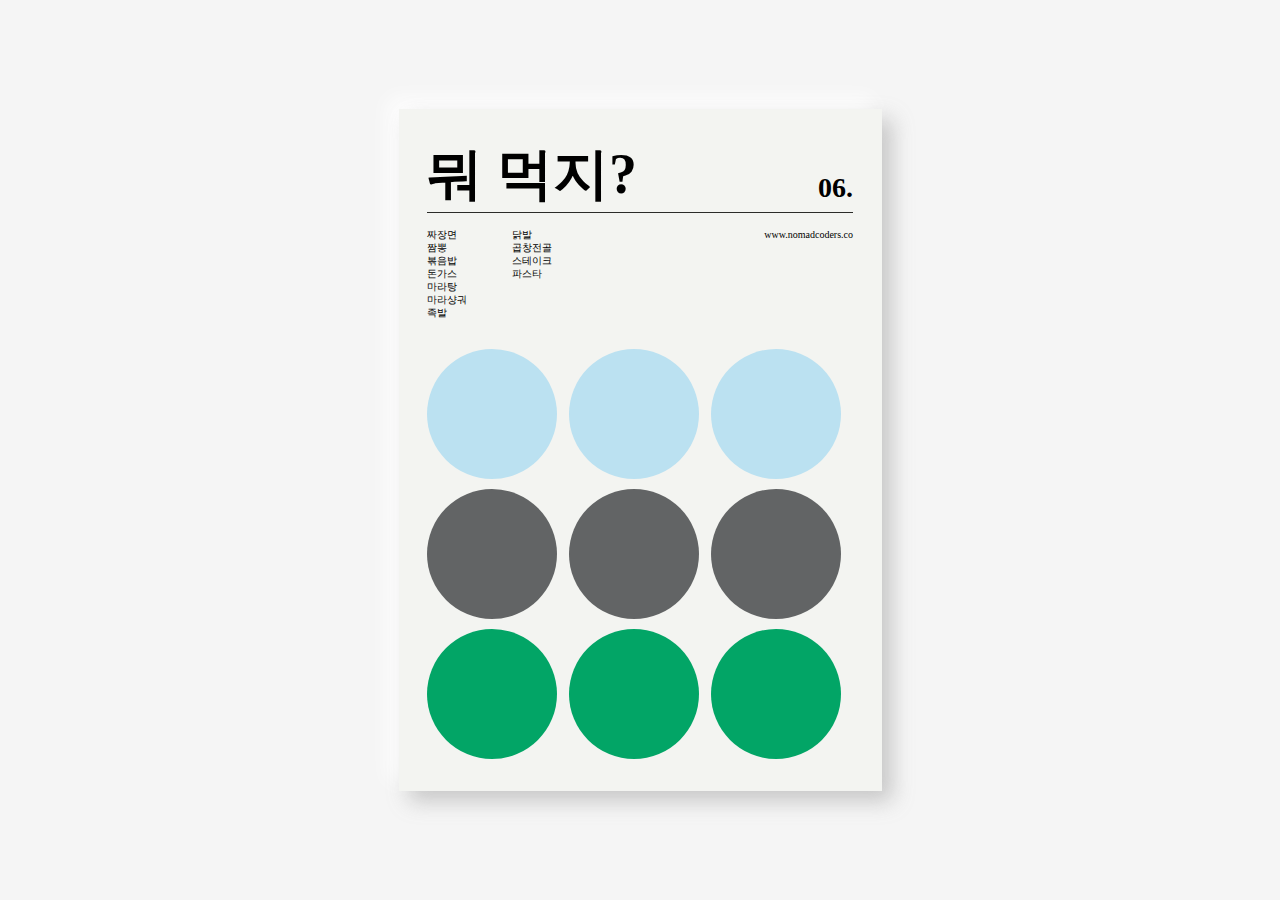
<file: 2days/index.html>
<!DOCTYPE html>
<html lang="en">

<head>
    <meta charset="UTF-8">
    <meta name="viewport" content="width=device-width, initial-scale=1.0">
    <title>Css Master 2day</title>
    <link rel="stylesheet" href="main.css">
</head>

<body>
    <div class="container">
        <div class="inner">

            <header class="header">
                <div class="header__title">
                    <h1 class="title">뭐 먹지?</h1>
                    <h2 class="date">06.</h2>
                </div>
                <div class="header__summary">
                    <div class="summary__columns">
                        <ul class="memu-list">
                            <li class="memu">짜장면</li>
                            <li class="memu">짬뽕</li>
                            <li class="memu">볶음밥</li>
                            <li class="memu">돈가스</li>
                            <li class="memu">마라탕</li>
                            <li class="memu">마라샹궈</li>
                            <li class="memu">족발</li>
                        </ul>
                        <ul class="memu-list">
                            <li class="memu">닭발</li>
                            <li class="memu">곱창전골</li>
                            <li class="memu">스테이크</li>
                            <li class="memu">파스타</li>
                        </ul>
                    </div>
                    <div class="summary__columns">
                        <div class="site">www.nomadcoders.co</div>
                    </div>
                </div>
            </header>
            <main class="main">
                <ul class="main__circles">
                    <li class="circle circle-blue"></li>
                    <li class="circle circle-blue"></li>
                    <li class="circle circle-blue"></li>
                    <li class="circle circle-black"></li>
                    <li class="circle circle-black"></li>
                    <li class="circle circle-black"></li>
                    <li class="circle circle-green"></li>
                    <li class="circle circle-green"></li>
                    <li class="circle circle-green"></li>
                </ul>
            </main>
        </div>
    </div>
</body>

</html>
</file>
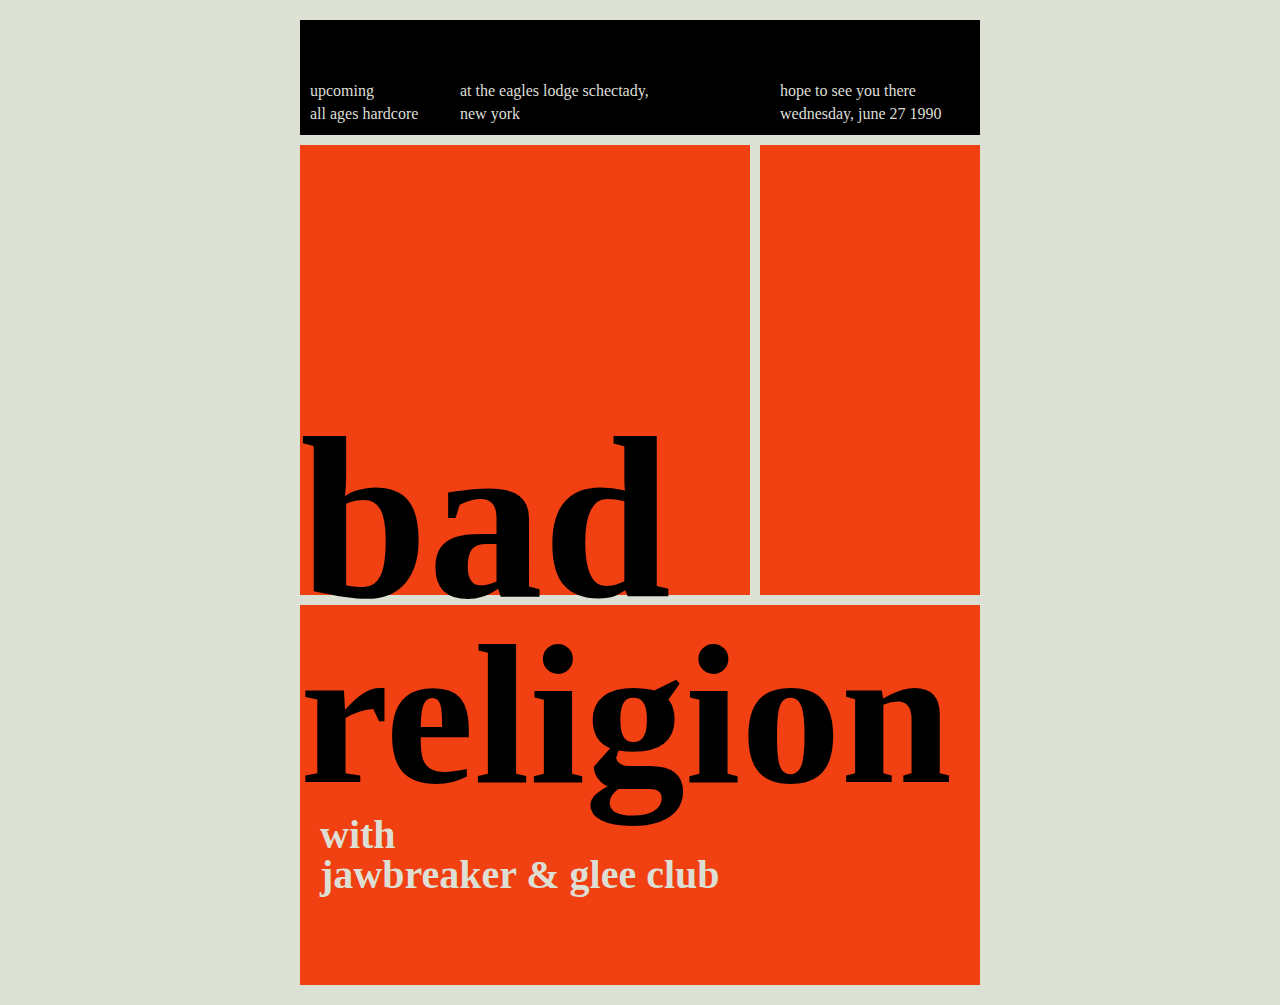
<file: 3days/index.html>
<!DOCTYPE html>
<html lang="en">

<head>
    <meta charset="UTF-8">
    <meta name="viewport" content="width=device-width, initial-scale=1.0">
    <title>Document</title>
    <link rel="stylesheet" href="style.css">
</head>

<body>
    <div class="container">
        <div class="header">
            <div class="header__column">
                <span>upcoming<br> all ages hardcore</span>
                <span>at the eagles lodge schectady, new york</span>
            </div>
            <span>hope to see you there wednesday, june 27 1990</span>
        </div>
        <div class="content">
            <span>bad</span>
        </div>
        <div class="aside"></div>
        <div class="footer">
            <span>religion</span>
            <span>with</span>
            <span>jawbreaker & glee club</span>
        </div>
    </div>
</body>

</html>
</file>
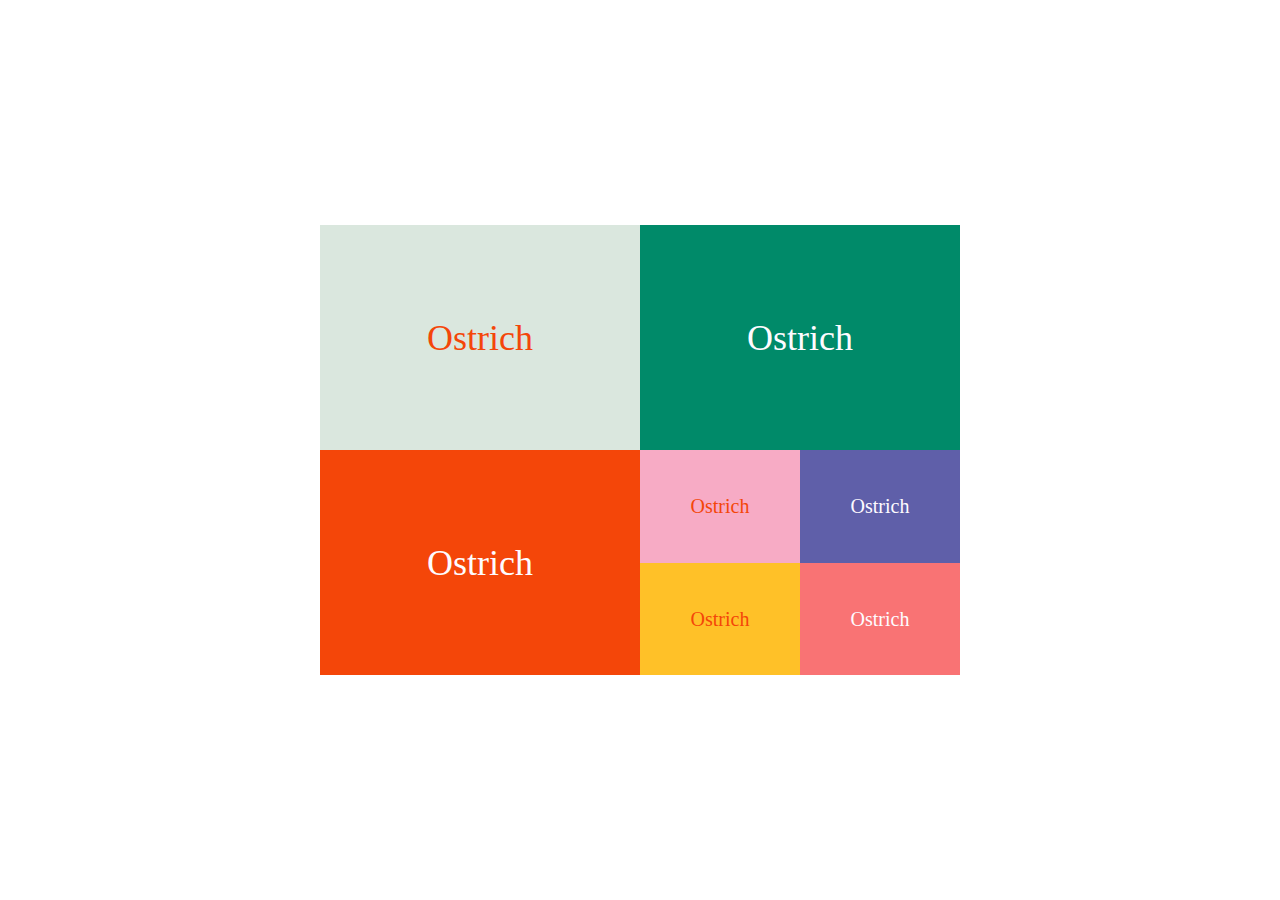
<file: 4days/index.html>
<!DOCTYPE html>
<html lang="en">

<head>
    <meta charset="UTF-8">
    <meta name="viewport" content="width=device-width, initial-scale=1.0">
    <title>Document</title>
    <link rel="stylesheet" href="style.css">
</head>

<body>
    <div class="container">
        <div class="header__left box">Ostrich</div>
        <div class="header__right box">Ostrich</div>
        <div class="content__left box">Ostrich</div>
        <div class="content__right1 small-box box">Ostrich</div>
        <div class="content__right2 small-box box">Ostrich</div>
        <div class="content__right3 small-box box">Ostrich</div>
        <div class="content__right4 small-box box">Ostrich</div>
    </div>
</body>

</html>
</file>
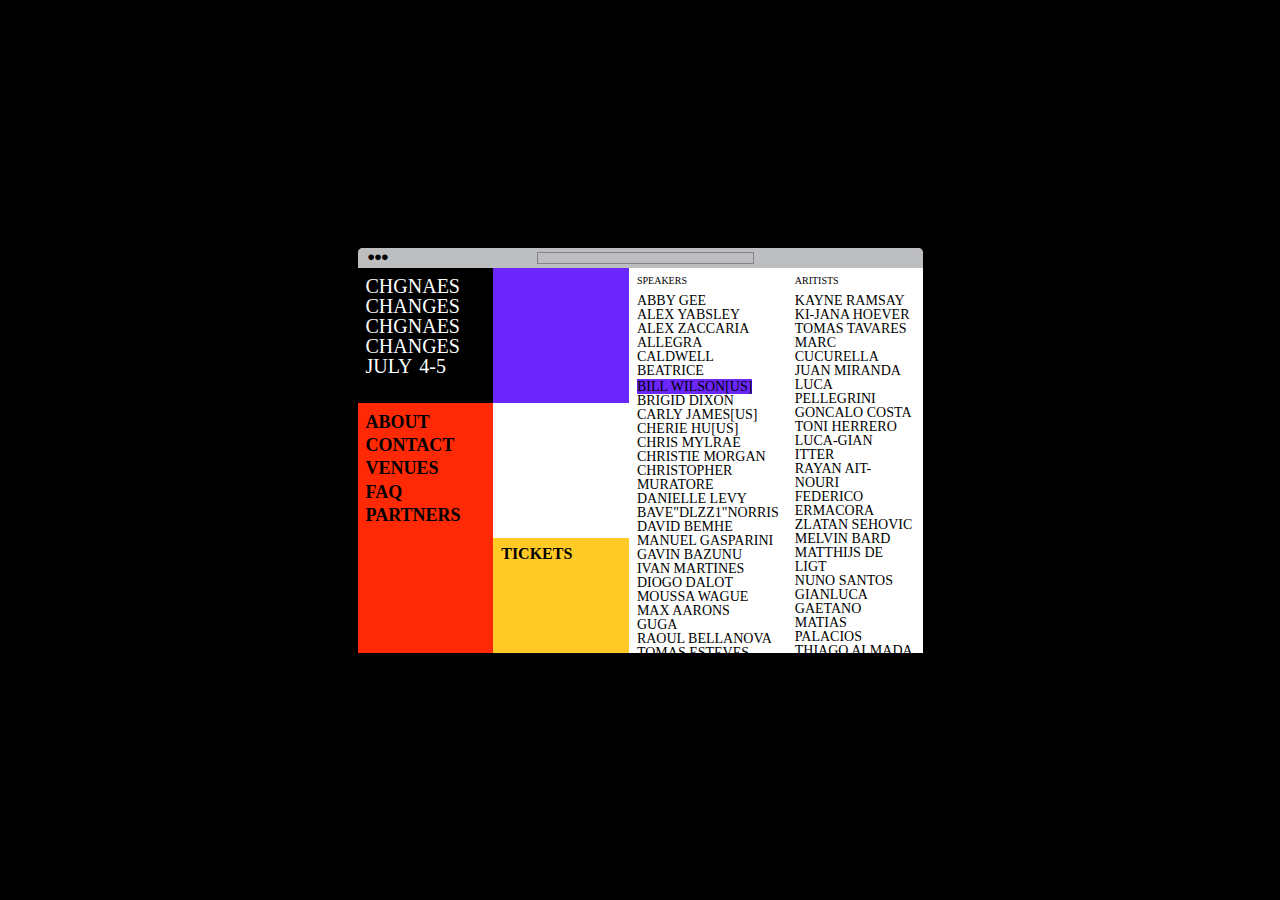
<file: 6days/index.html>
<!DOCTYPE html>
<html lang="en">
<head>
    <meta charset="UTF-8">
    <meta name="viewport" content="width=device-width, initial-scale=1.0">
    <title>Document</title>
    <link rel="stylesheet" href="style.css">
    <link rel="stylesheet" href="https://use.fontawesome.com/releases/v5.8.1/css/all.css">
</head>
<body>
    <div class="container">
        <header class="header">
            <i class="fas fa-ellipsis-h"></i>
            <div class="header__center"></div>
            <div class="header__blank"></div>
        </header>
        <main class="main">
            <div class="main__section1">
                <span class="outer">ch<span>gna</span>es</span>
                <span class="outer">changes</span>
                <span class="outer">ch<span>gna</span>es</span>
                <span class="outer">changes</span>
                <div class="section1-last">
                    <span>JULY</span>
                    <span>4-5</span>
                </div>

            </div>
            <div class="main__section2"></div>
            <div class="main__section3">
                <ul>
                    <li>about</li>
                    <li>contact</li>
                    <li>venues</li>
                    <li>faq</li>
                    <li>partners</li>
                </ul>
            </div>
            <div class="main__section4"></div>
            <div class="main__section5">
                <span>tickets</span>
            </div>
            <div class="main__section-list1">
                <span>speakers</span>
                <ul>
                    <li>abby gee</li>
                    <li>alex yabsley</li>
                    <li>alex zaccaria</li>
                    <li>allegra caldwell</li>
                    <li>beatrice</li>
                    <li>bill wilson[us]</li>
                    <li>brigid dixon</li>
                    <li>carly james[us]</li>
                    <li>cherie hu[us]</li>
                    <li>chris mylrae</li>
                    <li>christie morgan</li>
                    <li>christopher</li>
                    <li>muratore</li>
                    <li>danielle levy</li>
                    <li>bave"dlzz1"norris</li>
                    <li>david bemhe</li>
                    <li>Manuel Gasparini</li>
                    <li>Gavin Bazunu</li>
                    <li>Ivan Martines </li>
                    <li>Diogo Dalot</li>
                    <li>Moussa Wague</li>
                    <li>Max Aarons</li>
                    <li>Guga</li>
                    <li>Raoul Bellanova </li>
                    <li>Tomas Esteves</li>
                </ul>
            </div>
            <div class="main__section-list2">
                <span>aritists</span>
                <ul>
                    <li>Kayne Ramsay</li>
                    <li>Ki-Jana Hoever</li>
                    <li>Tomas Tavares</li>
                    <li>Marc Cucurella</li>
                    <li>Juan Miranda</li>
                    <li>Luca Pellegrini</li>
                    <li>Goncalo Costa </li>
                    <li>Toni Herrero</li>
                    <li>Luca-Gian Itter</li>
                    <li>Rayan Ait-Nouri</li>
                    <li>Federico Ermacora</li>
                    <li>Zlatan Sehovic</li>
                    <li>Melvin Bard</li>
                    <li>Matthijs de Ligt</li>
                    <li>Nuno Santos</li>
                    <li>Gianluca Gaetano</li>
                    <li>Matias Palacios</li>
                    <li>Thiago Almada</li>
                    <li>Pedri</li>
                    <li>
                        Phil Foden</li>
                    <li>Kai Havertz </li>
                    <li>Joao Felix</li>
                    <li>Ajdin Hasic</li>
                    <li>
                        Nahuel Ulariaga</li>
                </ul>
            </div>
        </main>
    </div>
</body>
</html>
</file>
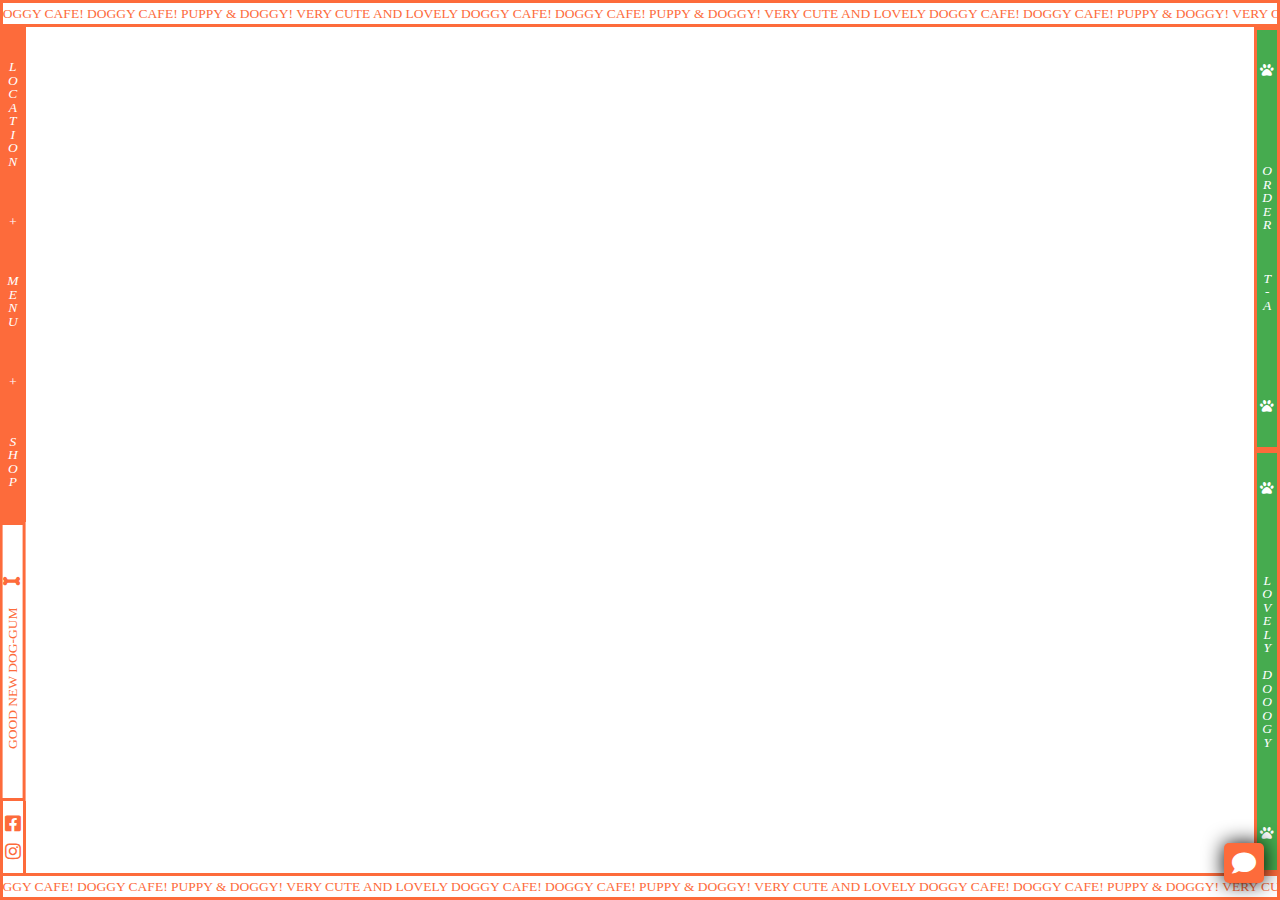
<file: 7days/index.html>
<!DOCTYPE html>
<html lang="en">
<head>
    <meta charset="UTF-8">
    <meta name="viewport" content="width=device-width, initial-scale=1.0">
    <title>Document</title>
    <link rel="stylesheet" href="style.css">
    <link rel="stylesheet" href="https://use.fontawesome.com/releases/v5.8.1/css/all.css">
</head>
<body>
   
        <header> <span>doggy cafe! doggy cafe! puppy & doggy! very cute and lovely doggy cafe! doggy cafe! puppy & doggy! very cute and lovely doggy cafe! doggy cafe! puppy & doggy! very cute and lovely doggy cafe! doggy cafe! puppy & doggy! very cute and lovely doggy cafe! doggy cafe! puppy & doggy! very cute and lovely doggy cafe! doggy cafe! puppy & doggy! very cute and lovely doggy cafe! doggy cafe! puppy & doggy! very cute and lovely doggy cafe! doggy cafe! puppy & doggy! very cute and lovely doggy cafe! doggy cafe! puppy </span></header>
        <div class="container">
            <aside class="left">
                <div class="left-top"><span>location</span>+<span>menu</span>+<span>shop</span></div>
                <div class="left-middle"><span>good new dog-gum </span><i class="fas fa-bone"></i></div>
                <div class="left-bottom"><i class="fab fa-facebook-square"></i> <i class="fab fa-instagram"></i></div>
            </aside>
            <main class="main">
                <div class="main__image1 g-image"></div>
                <div class="main__image2 g-image" ></div>
                <div class="title">
                    <i class="fas fa-paw">  <i class="fas fa-bone"></i>  <i class="fas fa-paw"></i></i>
                    <span>doggy</span>
                    <span>cafe</span>
                </div>
                <div class="wiget">
                    <i class="fas fa-comment"></i>
                </div>
            </main>
            <aside class="right">
                <div class="right-top">
                    <i class="fas fa-paw"></i>
                    <div class="right-top__center">
                        <span>order</span> <span>T - A</span>
                    </div>
                    <i class="fas fa-paw"></i>
                </div> <div class="right-top">
                    <i class="fas fa-paw"></i>
                    <div class="right-top__center">
                        <span>lovely &nbsp; dooogy</span>
                    </div>
                    <i class="fas fa-paw"></i>
                </div>
            </aside>
        </div>
        <footer><span>doggy cafe! doggy cafe! puppy & doggy! very cute and lovely doggy cafe! doggy cafe! puppy & doggy! very cute and lovely doggy cafe! doggy cafe! puppy & doggy! very cute and lovely doggy cafe! doggy cafe! puppy & doggy! very cute and lovely doggy cafe! doggy cafe! puppy & doggy! very cute and lovely doggy cafe! doggy cafe! puppy & doggy! very cute and lovely doggy cafe! doggy cafe! puppy & doggy! very cute and lovely doggy cafe! doggy cafe! puppy & doggy! very cute and lovely doggy cafe! doggy cafe! puppy </span></footer>
</body>
</html>
</file>
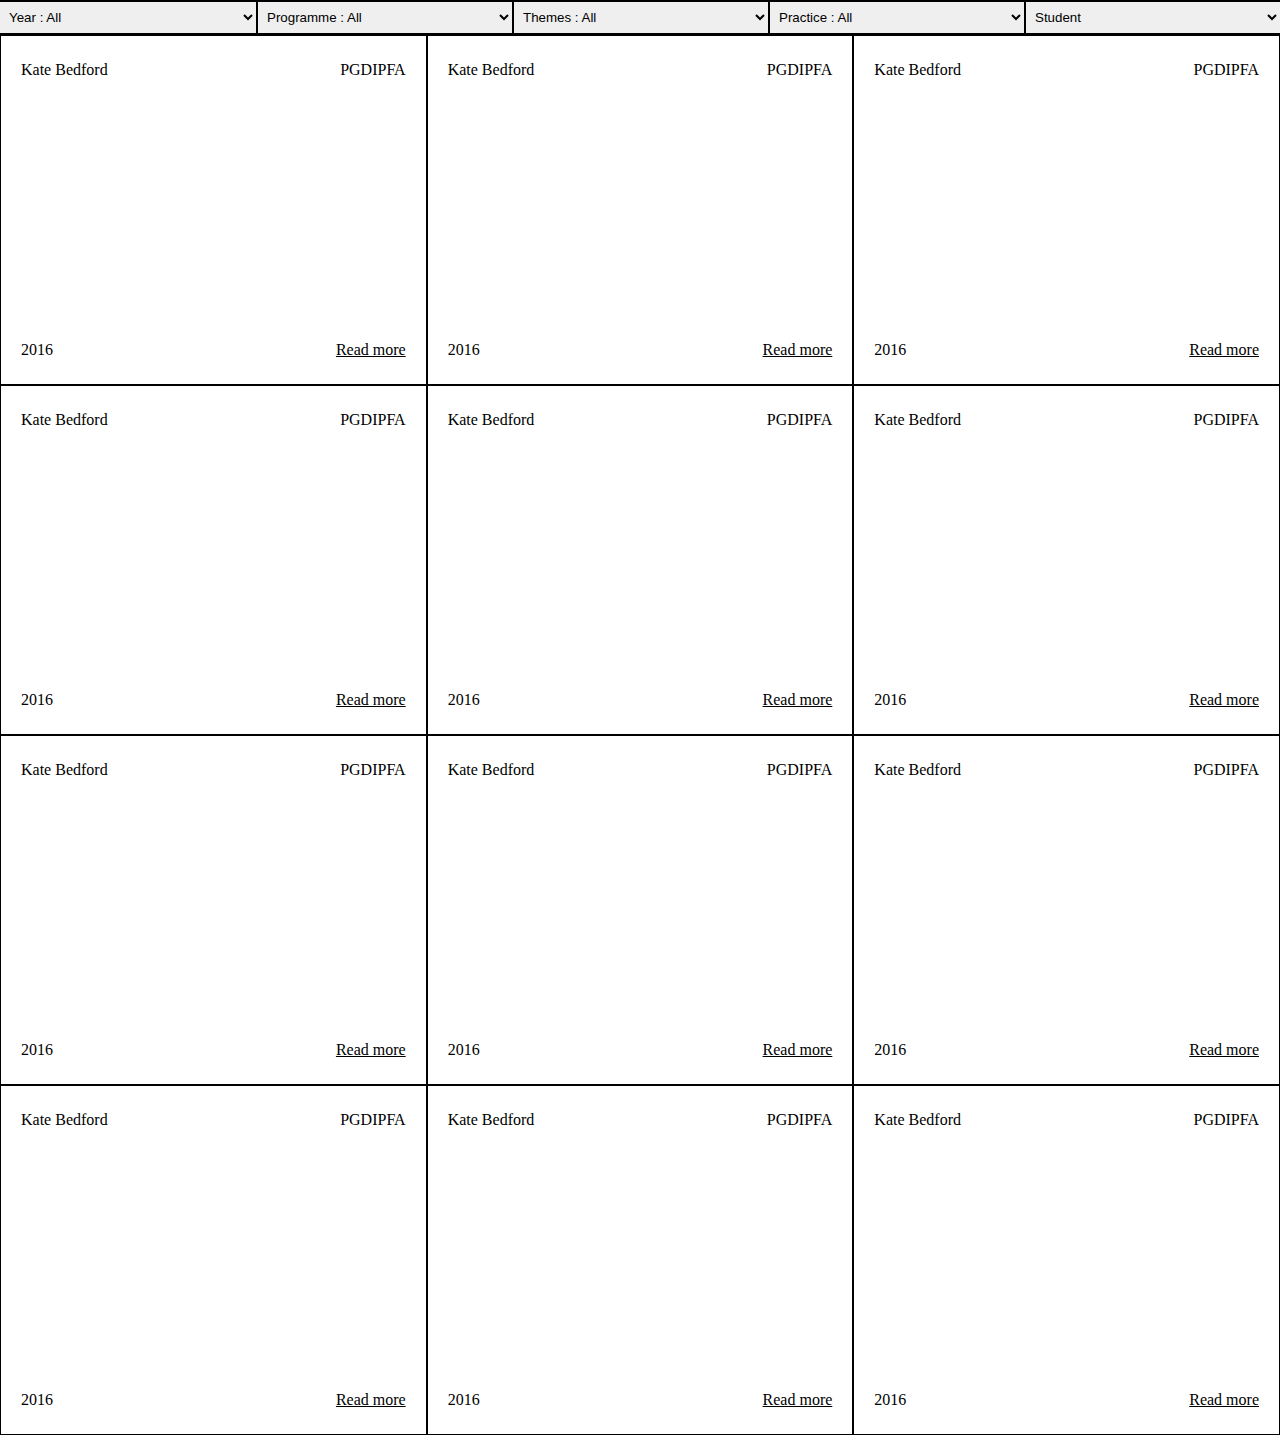
<file: 8days/index.html>
<!DOCTYPE html>
<html lang="en">
<head>
    <meta charset="UTF-8">
    <meta name="viewport" content="width=device-width, initial-scale=1.0">
    <title>Document</title>
    <link rel="stylesheet" href="style.css">
</head>
<body>
    <header>
        <select name="year" id="year">
            <option value="">Year : All</option>
        </select>
        <select name="Programme" id="Programme">
            <option value="">Programme : All</option>
        </select>
        <select name="Themes" id="Themes">
            <option value="">Themes : All</option>
        </select>
        <select name="Practice" id="Practice">
            <option value="">Practice : All</option>
        </select>
        <select name="Student" id="Student">
            <option value="">Student</option>
        </select>
    </header>
    <main>
        <section>
            <header>
                <span class="name">Kate Bedford</span>
                <span class="contry">PGDIPFA</span>
            </header>
            <article>
                <div class="image image1"></div>
            </article>
            <footer>
                <span class="year">2016</span>
                <a href="#">Read more</a>
            </footer>
        </section>
        <section>
            <header>
                <span class="name">Kate Bedford</span>
                <span class="contry">PGDIPFA</span>
            </header>
            <article>
                <div class="image image2"></div>
            </article>
            <footer>
                <span class="year">2016</span>
                <a href="#">Read more</a>
            </footer>
        </section>
        <section>
            <header>
                <span class="name">Kate Bedford</span>
                <span class="contry">PGDIPFA</span>
            </header>
            <article>
                <div class="image image3"></div>
            </article>
            <footer>
                <span class="year">2016</span>
                <a href="#">Read more</a>
            </footer>
        </section>
        <section>
            <header>
                <span class="name">Kate Bedford</span>
                <span class="contry">PGDIPFA</span>
            </header>
            <article>
                <div class="image image4"></div>
            </article>
            <footer>
                <span class="year">2016</span>
                <a href="#">Read more</a>
            </footer>
        </section>
        <section>
            <header>
                <span class="name">Kate Bedford</span>
                <span class="contry">PGDIPFA</span>
            </header>
            <article>
                <div class="image image5"></div>
            </article>
            <footer>
                <span class="year">2016</span>
                <a href="#">Read more</a>
            </footer>
        </section>
        <section>
            <header>
                <span class="name">Kate Bedford</span>
                <span class="contry">PGDIPFA</span>
            </header>
            <article>
                <div class="image image6"></div>
            </article>
            <footer>
                <span class="year">2016</span>
                <a href="#">Read more</a>
            </footer>
        </section>
        <section>
            <header>
                <span class="name">Kate Bedford</span>
                <span class="contry">PGDIPFA</span>
            </header>
            <article>
                <div class="image image7"></div>
            </article>
            <footer>
                <span class="year">2016</span>
                <a href="#">Read more</a>
            </footer>
        </section>
        <section>
            <header>
                <span class="name">Kate Bedford</span>
                <span class="contry">PGDIPFA</span>
            </header>
            <article>
                <div class="image image8"></div>
            </article>
            <footer>
                <span class="year">2016</span>
                <a href="#">Read more</a>
            </footer>
        </section>
        <section>
            <header>
                <span class="name">Kate Bedford</span>
                <span class="contry">PGDIPFA</span>
            </header>
            <article>
                <div class="image image9"></div>
            </article>
            <footer>
                <span class="year">2016</span>
                <a href="#">Read more</a>
            </footer>
        </section>
        <section>
            <header>
                <span class="name">Kate Bedford</span>
                <span class="contry">PGDIPFA</span>
            </header>
            <article>
                <div class="image image10 "></div>
            </article>
            <footer>
                <span class="year">2016</span>
                <a href="#">Read more</a>
            </footer>
        </section>
        <section>
            <header>
                <span class="name">Kate Bedford</span>
                <span class="contry">PGDIPFA</span>
            </header>
            <article>
                <div class="image image11"></div>
            </article>
            <footer>
                <span class="year">2016</span>
                <a href="#">Read more</a>
            </footer>
        </section>
        <section>
            <header>
                <span class="name">Kate Bedford</span>
                <span class="contry">PGDIPFA</span>
            </header>
            <article>
                <div class="image image12"></div>
            </article>
            <footer>
                <span class="year">2016</span>
                <a href="#">Read more</a>
            </footer>
        </section>
    </main>
</body>
</html>
</file>
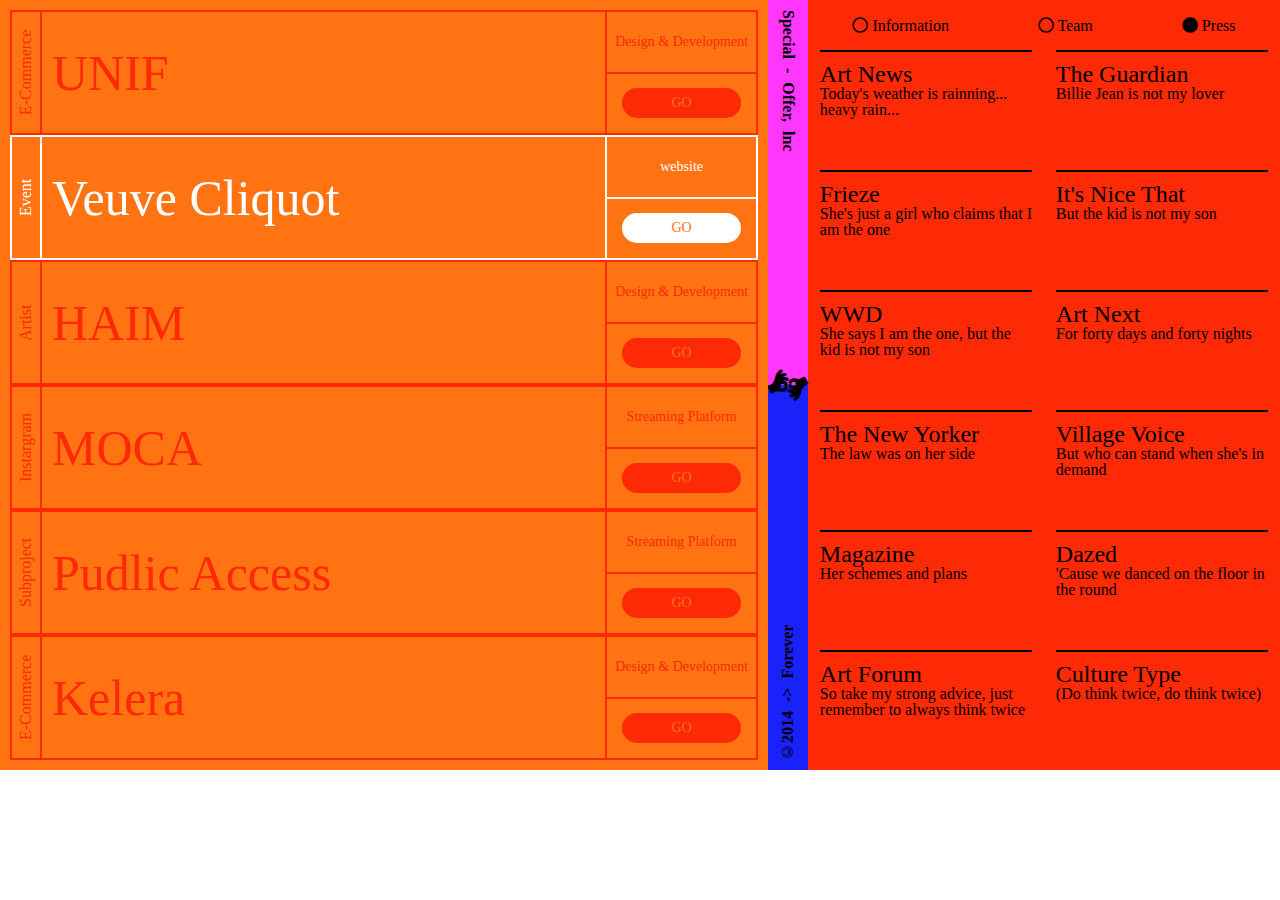
<file: 9days/index.html>
<!DOCTYPE html>
<html lang="en">
<head>
    <meta charset="UTF-8">
    <meta name="viewport" content="width=device-width, initial-scale=1.0">
    <title>Document</title>
    <link rel="stylesheet" href="style.css">
    <link rel="stylesheet" href="https://use.fontawesome.com/releases/v5.8.1/css/all.css">
</head>
<body>
    <div class="left">
        <section class="memu">
            <span class="category">E-Commerce</span>
            <span class="title">UNIF</span>
            <div class="left__left">
                <span class="detail">Design & Development</span>
                <div class="button">
                    <span>GO</span>
                </div>
            </div>
        </section>
        <section class="memu">
            <span class="category">Event</span>
            <span class="title">Veuve Cliquot</span>
            <div class="left__left">
                <span class="detail">website</span>
                <div class="button">
                    <span>GO</span>
                </div>
            </div>
        </section>
        <section class="memu">
            <span class="category">Artist</span>
            <span class="title">HAIM</span>
            <div class="left__left">
                <span class="detail">Design & Development</span>
                <div class="button">
                    <span>GO</span>
                </div>
            </div>
        </section>
        <section class="memu">
            <span class="category">Instargram</span>
            <span class="title">MOCA</span>
            <div class="left__left">
                <span class="detail">Streaming Platform</span>
                <div class="button">
                    <span>GO</span>
                </div>
            </div>
        </section>
        <section class="memu">
            <span class="category">Subproject</span>
            <span class="title">Pudlic Access</span>
            <div class="left__left">
                <span class="detail">Streaming Platform</span>
                <div class="button">
                    <span>GO</span>
                </div>
            </div>
        </section>
        <section class="memu">
            <span class="category">E-Commerce</span>
            <span class="title">Kelera</span>
            <div class="left__left">
                <span class="detail">Design & Development</span>
                <div class="button">
                    <span>GO</span>
                </div>
            </div>
        </section>
    </div>
    <div class="right">
        <div class="right__left-bar">
            <span class="bar-top">Special - Offer, lnc</span>
            <span class="bar-bottom">&copy;2014 -> Forever</span>
            <i class="fas fa-american-sign-language-interpreting"></i>
        </div>
        <div class="right__right">
           <header class="header">
               <div class="info"><i class="far fa-circle"></i> Information</div>
               <div class="team"><i class="far fa-circle"></i> Team</div>
               <div class="press"><i class="fas fa-circle"></i> Press</div>
           </header>
           <main>
               <div class="main-main">
                 <span class="title">Art News</span>
                 <p class="summary">Today's weather is rainning... heavy rain...</p>
               </div>

           </main>
           <main>
            <div class="main-main">
                <span class="title">The Guardian</span>
                <p class="summary">Billie Jean is not my lover</p>
              </div>
        </main>
        <main>
            <div class="main-main">
                <span class="title">Frieze</span>
                <p class="summary">She's just a girl who claims that I am the one</p>
              </div>
        </main>
        <main>
            <div class="main-main">
                <span class="title">It's Nice That</span>
                <p class="summary">But the kid is not my son</p>
              </div>
        </main>
        <main>
            <div class="main-main">
                <span class="title">WWD</span>
                <p class="summary">She says I am the one, but the kid is not my son</p>
              </div>
        </main>
        <main>
            <div class="main-main">
                <span class="title">Art Next</span>
                <p class="summary">For forty days and forty nights</p>
              </div>
        </main>
        <main>
            <div class="main-main">
                <span class="title">The New Yorker</span>
                <p class="summary">The law was on her side</p>
              </div>
        </main>
        <main>
            <div class="main-main">
                <span class="title">Village Voice</span>
                <p class="summary">But who can stand when she's in demand</p>
              </div>
        </main>
        <main>
            <div class="main-main">
                <span class="title">Magazine</span>
                <p class="summary">Her schemes and plans</p>
              </div>
        </main>
        <main>
            <div class="main-main">
                <span class="title">Dazed</span>
                <p class="summary">'Cause we danced on the floor in the round</p>
              </div>
        </main>
        <main>
            <div class="main-main">
                <span class="title">Art Forum</span>
                <p class="summary">So take my strong advice, just remember to always think twice</p>
              </div>
        </main>
        <main>
            <div class="main-main">
                <span class="title">Culture Type</span>
                <p class="summary">(Do think twice, do think twice)</p>
              </div>
        </main>
        </div>
    </div>
</body>
</html>
</file>
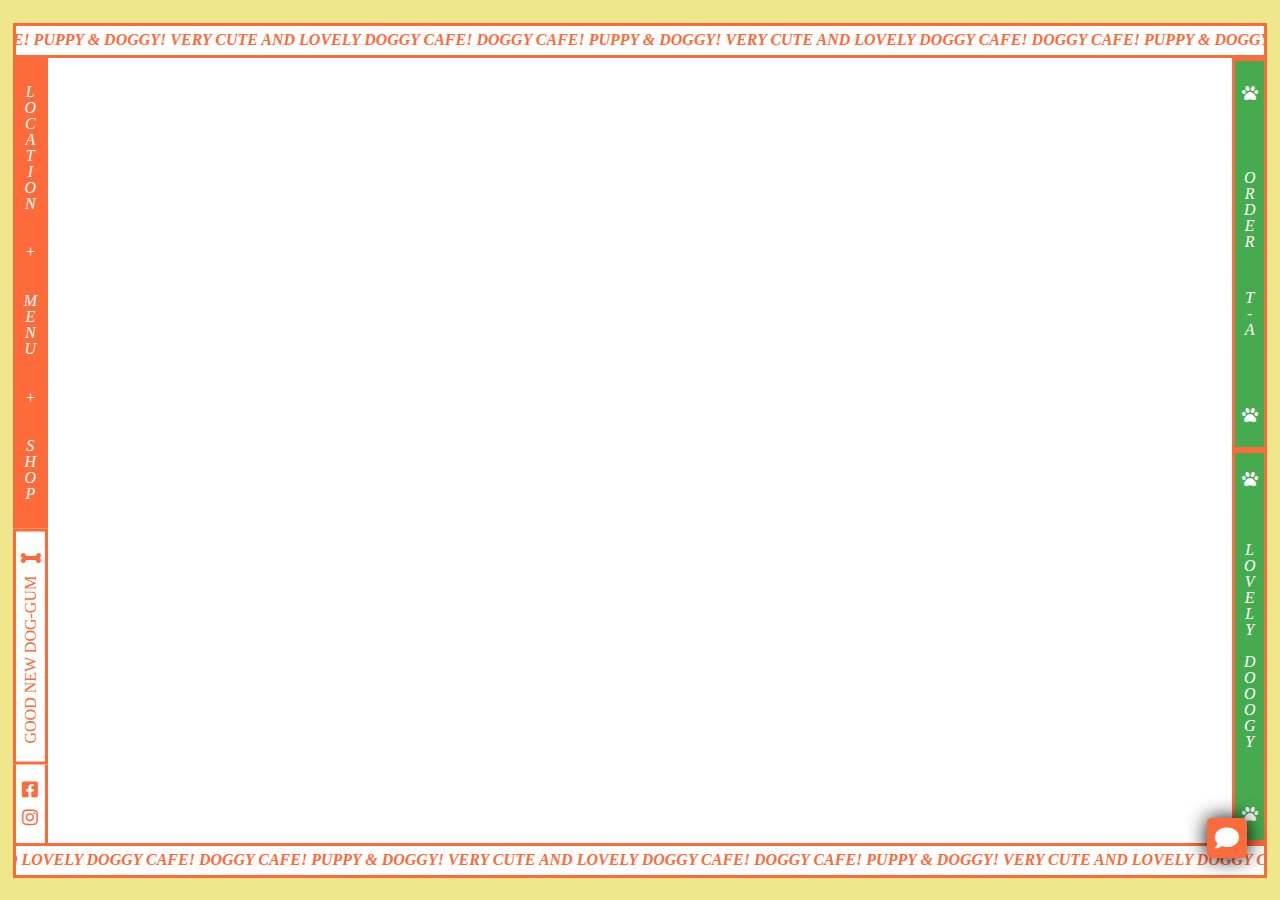
<file: 7days/index2.html>
<!DOCTYPE html>
<html lang="en">
<head>
    <meta charset="UTF-8">
    <meta name="viewport" content="width=device-width, initial-scale=1.0">
    <title>Document</title>
    <link rel="stylesheet" href="style2.css">
    <link rel="stylesheet" href="https://use.fontawesome.com/releases/v5.8.1/css/all.css">

</head>
<body>
    <section class="container">
        <header class="header">
            <span>doggy cafe! doggy cafe! puppy & doggy! very cute and lovely doggy cafe! doggy cafe! puppy & doggy! very cute and lovely doggy cafe! doggy cafe! puppy & doggy! very cute and lovely doggy cafe! doggy cafe! puppy & doggy! very cute and lovely doggy cafe! doggy cafe! puppy & doggy! very cute and lovely </span>
        </header>
        <aside class="aside__left">
            <div class="left__top"><span>location</span>+<span>menu</span>+<span>shop</span></div>
            <div class="left__middle"><span>good new dog-gum </span><i class="fas fa-bone"></i></div>
            <div class="left__bottom"><i class="fab fa-facebook-square"></i> <i class="fab fa-instagram"></i></div>
        </aside>
        <div class="image1 g-image"></div>
        <div class="image2 g-image"></div>
        <aside class="aside__right">
            <div class="right__top">
                <i class="fas fa-paw"></i>
                <div class="right-top__center">
                    <span>order</span> <span>T - A</span>
                </div>
                <i class="fas fa-paw"></i>
            </div> <div class="right__top">
                <i class="fas fa-paw"></i>
                <div class="right-top__center">
                    <span>lovely &nbsp; dooogy</span>
                </div>
                <i class="fas fa-paw"></i>
            </div>
        </aside>
        <footer class="footer">
            <span>doggy cafe! doggy cafe! puppy & doggy! very cute and lovely doggy cafe! doggy cafe! puppy & doggy! very cute and lovely doggy cafe! doggy cafe! puppy & doggy! very cute and lovely doggy cafe! doggy cafe! puppy & doggy! very cute and lovely doggy cafe! doggy cafe! puppy & doggy! very cute and lovely doggy cafe! doggy cafe! puppy & doggy! very cute and lovely </span>
        </footer>
        <section class="title">
                <i class="fas fa-paw">  <i class="fas fa-bone"></i>  <i class="fas fa-paw"></i></i>
                <span>doggy</span>
                <span>cafe</span>
        </section>
        <div class="wiget">
            <i class="fas fa-comment"></i>
        </div>
    </section>
</body>
</html>
</file>
<file: 2days/main.css>
@import 'reset.css';

html,
body {
    width: 100%;
    height: 100%;
}

body {
    background-color: #F5F5F5;
    display: flex;
    justify-content: center;
    align-items: center;
}

.container {
    width: 483px;
    height: 682px;
    background-color: #F3F4F1;
    box-shadow: 10px 10px 20px rgba(130, 130, 130, .4),
        -10px -10px 20px rgba(255, 255, 255, 1);
}

.inner {
    width: 426px;
    margin: 0 auto;
}

.header {
    margin-top: 37px;
}

.header .header__title {
    width: 100%;
    display: flex;
    justify-content: space-between;
    border-bottom: 1.4px solid #2B2C29;
    padding-bottom: 10px;
}

.header .title {
    font-weight: 700;
    font-size: 56px;
}

.header .date {
    font-weight: 700;
    font-size: 28px;
    align-self: flex-end;
}

.header__summary {
    margin-top: 15px;
    display: flex;
    justify-content: space-between;
    font-size: 10px;
    line-height: 1.3;

}

.header__summary .summary__columns {
    display: flex;
}

.summary__columns ul {
    margin-right: 45px;
}

.main {
    margin-top: 30px;
}

.circle {
    width: 130px;
    height: 130px;
    border-radius: 50%;
    margin-bottom: 10px;
}

.main .main__circles {
    display: grid;
    grid-template-columns: repeat(3, 1fr);
}

.circle-blue {
    background-color: #BBE1F1;
}

.circle-black {
    background-color: #626465;
}

.circle-green {
    background-color: #02A566;
}
</file>
<file: 3days/style.css>
@import 'reset.css';

body {
    display: flex;
    justify-content: center;
    align-items: center;
    background-color: #DDE1D4;
}

.container {
    display: grid;
    grid-template-columns: 450px 220px;
    grid-template-rows: 115px 450px 380px;
    gap: 10px;
    margin: 20px;
}

.header {
    background-color: #000000;
    grid-column-start: 1;
    grid-column-end: 3;
    display: flex;
    justify-content: space-between;
    align-items: flex-end;
}

.content,
.aside,
.footer {
    background-color: #F14011;

}

.footer {
    grid-column-start: 1;
    grid-column-end: 3;
}

.header span {
    display: inline-block;
    color: #DDDFD5;
    margin: 10px;
    width: 190px;
    line-height: 1.4;
}

.header span:nth-child(1) {
    width: 130px;
}

.header .header__column {
    display: flex;
}

.content {
    display: flex;
    align-items: flex-end;
}

.content span {
    font-size: 230px;
    font-weight: 700;
    margin-bottom: -40px;
}

.footer span {
    display: block;
    font-size: 40px;
    font-weight: 600;
    color: #DDDFD5;
    padding-left: 20px;
}

.footer span:nth-child(1) {
    display: inline-block;
    font-size: 200px;
    font-weight: 700;
    margin-top: 10px;
    color: black;
    padding: 0;
}
</file>
<file: 4days/style.css>
@import 'reset.css';

html {
    height: 100%;
}

body {
    height: 100%;
    display: flex;
    justify-content: center;
    align-items: center;
}

.container {
    width: 50%;
    height: 50%;
    font-size: 36px;
    display: grid;
    grid-template-columns: repeat(4, 1fr);
    grid-template-rows: repeat(4, 1fr);
    grid-template-areas:
        "header1 header1 header2 header2"
        "header1 header1 header2 header2"
        "big-content big-content content1 content2"
        "big-content big-content content3 content4";
}

.box {
    display: grid;
    align-items: center;
    justify-items: center;
}

.header__left {
    grid-area: header1;
    background-color: #DAE7DE;
    color: #F44609;
}

.header__right {
    grid-area: header2;
    background-color: #008A69;
    color: #FEFBFF;
}

.content__left {
    grid-area: big-content;
    background-color: #F44609;
    color: #FEFBFF;

}

.content__right1 {
    grid-area: content1;
    background-color: #F7ABC5;
    color: #F44609;

}

.content__right2 {
    grid-area: content2;
    background-color: #5F5FA9;
    color: #FEFBFF;

}

.content__right3 {
    grid-area: content3;
    background-color: #FFC128;
    color: #F44609;

}

.content__right4 {
    grid-area: content4;
    background-color: #F97374;
    color: #FEFBFF;

}

.small-box {
    font-size: 20px;
}
</file>
<file: 6days/style.css>
@import 'reset.css';

html,body{
    height: 100%;
}

body{
    background-color: black;
    display: flex;
    justify-content: center;
    align-items: center;
}

.container{
    width: 565px;
    height: 405px;
    background-color: white;
    border-top-left-radius: 5px;
    border-top-right-radius: 5px;
    overflow: hidden;
    text-transform: uppercase ;
}

.container .header{
    width: 100%;
    height: 20px;
    background-color: #BDBEC0;
    display: flex;
    justify-content: space-between;
    align-items: center;
    padding: 0 10px;
}

.header i {
    font-size: 20px;
}

.header .header__center{
    width: 215px;
    height: 10px;
    border: 1px solid black;
    opacity: .3;
    margin-left: -30px;
}

.main {
    width: 100%;
    height: 100%;
    display: grid;
    grid-template-columns: repeat(4,1fr);
    grid-template-rows: repeat(3,1fr);
    grid-template-areas: 
    "section1 section2 list1 list2 "
    "section3 section4 list1 list2"
    "section3 section5 list1 list2" ;
}

.main .main__section1{
    background-color: black;
    grid-area: section1;
    color: white;
    padding-top: 8px;
    padding-left: 8px;
}
.main__section1 .outer {
    display: inline-block;
    font-size: 20px;
    margin-right: 20px;
}
.main__section1 span span{
    display: inline-block;
    transform: rotateX(180deg);
    transform: translateY(0px);
    margin-right:0;
    text-align: center;
}
.main__section1 .section1-last{
    font-size: 20px;
    width: 63%;
    display: flex;
    justify-content: space-between;
}
.main .main__section2{
    background-color:#6B26FB;
    grid-area: section2;
}
.main .main__section3{
    background-color:#FF2905;
    grid-area: section3;
}
.main__section3 ul{
    margin-top: 8px;
    margin-left: 8px;
    font-size: 18px;
    line-height: 1.3;
    font-weight: 600;
}
.main .main__section4{
    background-color:white;
    grid-area: section4;
}
.main .main__section5{
    background-color:#FFC926;
    grid-area: section5;
    padding: 8px;
    font-weight: 600;
}
.main__section-list1{
    grid-area: list1;
    padding: 8px;
}
.main__section-list1 span,
.main__section-list2 span{
    display: block;
    font-size: 10px;
    margin-bottom: 8px;
}
.main__section-list1 ul li ,
.main__section-list2 ul li{
    font-size: 14px;
    font-weight: 500;
}
.main__section-list1 ul li:nth-child(6){
    display: inline;
    background-color: #6B26FB;
   
}
.main__section-list2{
    grid-area: list2;
    padding: 8px;

}
</file>
<file: 7days/style.css>
@import 'reset.css';
*{
    box-sizing: border-box;
}
html,body{
    width: 100%;
    height: 100vh;
    overflow: hidden;
    text-transform: uppercase;}
header,footer{
    width: 100%;
    height: 3vh;
    background-color: white;
    border: 3px solid #FD6B3B;
    color: #FD6B3B;
    position: relative;
    display: flex;
    justify-content: center;
    align-items: center;
    overflow: hidden;
    text-overflow: clip;
    white-space: nowrap;

}
header span,
footer span {
    width: 4000px;
    position: absolute;
    left: -10px;
    font-size:1.5vh;
}
footer span {
    left: -20px;
}
.container{
    width: 100%;
    height: 94vh;
    display: flex;
    justify-content: space-between;
}
.container .left,
.container .right{
    width: 2vw;
    word-break:break-all;
    display: flex;
    flex-direction: column;
    justify-content: space-between;
    font-size: 1.5vh;

}
.left .left-top{
    background-color: #FD6B3B;
    height: 55vh;
    display: flex;
    flex-direction: column;
    justify-content: space-around;
    align-items: center;
    font-style: italic;
    color: white;
}

.left-top span{
    padding: 20px;
    text-align: center;
}
.left-middle i {
    margin-top: 20px;
}
.left .left-middle{
    background-color: white;
    height: 31vh;
    border: 3px solid #FD6B3B;
    color: #FD6B3B;
    writing-mode: tb-rl;
    transform: rotate(180deg);
    display: flex;
    align-items: center;
    justify-content: center;
    overflow: hidden;
}
.left .left-bottom{
    background-color: white;
        height: 8vh;
    border: 3px solid #FD6B3B;
    color: #FD6B3B;
    display: flex;
    flex-direction: column;
    align-items: center;
    justify-content: center;
    font-size: 2vh;
    border-top: 0;
    border-bottom: 0;
    overflow: hidden;

    
}
.left-bottom i {
    margin:5px 0;
}

.right .right-top{
    background-color: #46AB4F;
    height: 47vh;
    display: flex;
    flex-direction: column;
    justify-content: space-around;
    align-items: center;
    font-style: italic;
    color: white;
    border: 3px solid #FD6B3B;
    overflow: hidden;
}
.right-top__center{
    display: flex;
    flex-direction: column;
    justify-content: center;
    align-items: center;
    font-style: italic;
}
.right-top span{
    padding: 20px;
    text-align: center;
}

.main{
    width: 96vw;
    height: 94vh;
    display: flex;
    justify-content: center;
    align-items: center;
    position: relative;
}
.g-image{
    width: 50%;
    height: 100%;
    background-size: cover;
    background-position: center;
}
.main .main__image1{
    background-image: url(https://images.mypetlife.co.kr/wp-content/uploads/2018/07/20170537/KakaoTalk_20180720_165306472.jpg);
}

.main .main__image2{
    background-image: url(https://images.mypetlife.co.kr/wp-content/uploads/2018/06/17164040/bong-brothers-5.jpg);
}

.main .title {
    position: absolute;
    display: flex;
    flex-direction: column;
    justify-content: center;
    align-items: center;
    color: white;
    font-size: 10vh;
    font-weight: 700;
}

.title i {
    margin-bottom: 10px;
}
.main .wiget{
    position: absolute;
    width: 40px;
    height: 40px;
    background-color: #FD6B3B;
    border-radius: 5px;
    z-index: 2;
    bottom: -10px;
    right: -10px;
    display: flex;
    justify-content: center;
    align-items: center;
    font-size: 24px;
    color: white;
    box-shadow: 0px 0px 20px black;
}
@media (max-width:1024px){

    header span,
    footer span {
        font-size:1.1vh;
    }
    .container .left,
.container .right{
    width: 3vw;
    word-break:break-all;
    display: flex;
    flex-direction: column;
    justify-content: space-between;
    font-size: 1.3vh;

}
}
</file>
<file: 8days/style.css>
@import "reset.css";

*{
    box-sizing: border-box;
}

html,body{
    width: 100%;
    height: 100%;
}

body > header{
    width: 100%;
    height: 35px;
    display: grid;
    grid-template-columns: repeat(5,1fr);
}

header select {
    border: 0;
    border-top: 2px solid black;
    border-bottom: 2px solid black;
    border-left: 2px solid black;
    padding: 5px;
}
header select:nth-child(1){
    border-left: 0;
}

main{
    width: 100%;
    height: 100%;
    display: grid;
    grid-template-columns: repeat(3,1fr);
    grid-auto-rows: 350px;
  
}

section{
    display: flex;
    flex-direction: column;
    justify-content: center;
    align-items: center;
    border: 1px solid black;
}
main section header{
    width: 100%;
    display: flex;
    align-items: center;
    justify-content: space-between;
    padding: 0 20px;
}

main section article{
    width: 100%;
    height: 70%;
    display: flex;
    justify-content: center;
    margin: 10px;
}

article .image{
   
    height: 100%;
    width: 80%;
    background-size: cover;
    background-position: center;
}

.image1{
    background-image: url(https://image.ytn.co.kr/general/jpg/2017/1018/201710181100063682_d.jpg);
}
.image2{
    background-image: url(https://img.khan.co.kr/news/2019/11/29/l_2019112901003607500286631.jpg);
}
.image3{
    background-image: url(https://www.mirae-biz.com/news/photo/201801/36384_29794_2447.jpg);
}
.image4{
    background-image: url(https://t1.daumcdn.net/liveboard/holapet/0e5f90af436e4c218343073164a5f657.JPG);
}
.image5{
    background-image: url(https://image.dongascience.com/Photo/2019/11/10ed7359329fe87a2dc84921babb17e0.jpg);
}
.image6{
    background-image: url(https://images.mypetlife.co.kr/content/uploads/2019/08/23154822/dog-tongue-2.jpg);
}
.image7{
    background-image: url(https://image-notepet.akamaized.net/resize/620x-/seimage/20190514%2Fbad6dbc1ecd16b397a8dc2d3cc2d211b.png);
}
.image8{
    background-image: url(https://t1.daumcdn.net/thumb/R720x0/?fname=http://t1.daumcdn.net/brunch/service/user/QsT/image/NSTeOeMe0MddpqlJ23FZV7hJGvg);
}
.image9{
    background-image: url(https://rgo4.com/files/attach/images/2681740/084/801/007/22493025974da814d148c34bdb9a7f5f.jpg);
}
.image10{
    background-image: url(https://lh3.googleusercontent.com/proxy/PiHTYn6ir9XswyQaIPNyIcHnISstWbPHSG5x9_W-mv7CRlK94HMbf0oRyzoEPVCkf0NW6feRkupr3tpbOc_wZlWcvMpsGcIjufS7yKezyZmxCnOI3BxOU37PVTJ_f4TNHTiLrLBTgZXJZr0GAh8oVZlfJZp2wpPUQw);
}
.image11{
    background-image: url(https://image.kyobobook.co.kr/newimages/giftshop_new/goods/400/1255/hot1558263749670.jpg);
}
.image12{
    background-image: url(https://image.kyobobook.co.kr/newimages/giftshop_new/goods/400/1248/hot1558263742719.jpg);
}



main section footer{
    width: 100%;
    display: flex;
    align-items: center;
    justify-content: space-between;
    padding: 0 20px;
}

main section footer a {
    color: black;
}
</file>
<file: 9days/style.css>
@import 'reset.css';

*{
    box-sizing: border-box;
}

html,body{
    width: 100%;
}

body{
    display: flex;
}

.left{
    width: 60%;
    height: 100%;
    background-color: #FF7313;
    padding: 10px;
    display: grid;
    grid-template-columns: 1fr;
    grid-auto-rows: 125px;
}
.left .memu{
    border: 1px solid #FE2905;
    display: flex;
    align-items: center;
    justify-content: space-between;
}

.memu .category{
    width: 30px;
    height: 100%;
    writing-mode: tb-rl;
    color: #FE2905;
    transform: rotate(180deg);
    display: flex;
    align-items: center;
    justify-content: center;
    border: 1px solid #FE2905;
    padding: 0 5px;
}
.memu .title{
    width: 100%;
    height: 100%;
    border: 1px solid #FE2905;
    font-size: 50px;
    color: #FE2905;
    display: flex;
    justify-content: flex-start;
    align-items: center;
    padding-left: 10px;
}

.memu .left__left{
    width: 200px;
    height: 100%;
    color:#FE2905;
    display: flex;
    flex-direction: column;
    font-size: 14px;
    justify-content: space-between;
}

.detail{
    width: 100%;
    height: 50%;
    display: flex;
    justify-content: center;
    align-items: center;
    border: 1px solid #FE2905;

}

.button{
    width: 100%;
    height: 50%;
    display: flex;
    justify-content: center;
    align-items: center;
    border: 1px solid #FE2905;

}

.button span{
    height: 30px;
    background-color: #FE2905;
    width: 80%;
    color: #FF7313;
    display: flex;
    align-items: center;
    justify-content: center;
    border-radius: 15px;
}
.memu:nth-child(2){
    border: 1px solid white;
    color: white;
}
.memu:nth-child(2) .category {
    border: 1px solid white;
    color: white;

}

.memu:nth-child(2) .title{
    color: white;
    border: 1px solid white;
}
.memu:nth-child(2) .left__left{
    color: white;
}
.memu:nth-child(2) .detail{
    border: 1px solid white;
}

.memu:nth-child(2) .button{
    border: 1px solid white;
}

.memu:nth-child(2) .button span{
    background-color: white;
}

.right{
    width: 40%;
    display: grid;
    grid-template-columns: 40px 1fr;
}

.right__left-bar{
    height: 100%;
    writing-mode: tb-rl;
    display: flex;
    justify-content: space-between;
    align-items: center;
    position: relative;
}
.right__left-bar span{
    display: flex;
    align-items: center;
    padding-top: 10px;
    font-weight: 600;
    word-spacing: 5px;
}

.right__left-bar .bar-bottom{
    width: 100%;
    height: 100%;
    transform: rotate(180deg);
    background-color: #1922FB;
}

.bar-top{
    width: 100%;
    height: 100%;
    display: block;
    background-color: #FF37FC;
}
.right__left-bar i{
    width: 40px;
    height: 40px;
    position: absolute;
    top: 50%;
    z-index: 2;
    transform: translateY(-50%);
    color: black;
    display: flex;
    align-items: center;
    justify-content: center;
    font-size: 32px;
}

.right__right{
    width: 100%;
    height: 100%;
    display: grid;
    grid-template-columns: 1fr 1fr;
    grid-template-rows: 50px;
    grid-auto-rows: 120px;
    background-color: #FE2905;
}

.right__right .header{
    height: 50px;
    grid-column: 1/-1;
    display: flex;
    justify-content: space-around;
    align-items: center;
}

.right__right main{
  width: 100%;
  display: flex;
  justify-content: center;
  align-items: center;
}

main .main-main{
    width: 90%;
    height: 100%;
    border-top: 2px solid black;

}
.main-main .title{
    display: inline-block;
    margin-top: 10px;
    font-size: 24px;
    font-weight: 500;
}
</file>
<file: 7days/style2.css>
@import 'reset.css';
*{
    box-sizing: border-box;
}

html, body{
    width: 100%;
    height: 100vh;
    background-color: khaki;    
    overflow: hidden;
    text-transform: uppercase;
}
body{
    display: flex;
    justify-content: center;
    align-items: center;
}
.container{
    width: 98%;
    height: 95vh;
    background-color: white;
    display: grid;
    grid-template-columns: 35px 1fr 1fr 35px;
    grid-template-rows: 35px 1fr 35px;
    overflow: hidden;
    position: relative;
}
.header{
    grid-column: 1/-1;
    grid-row: 1;
}
.footer{
    grid-column: 1/-1;
    grid-row: 3;
}

.container .header,
.container .footer{
    white-space: nowrap;
    display: flex;
    align-items: center;
    justify-content: center;
    border: 3px solid #FD6B3B;
    color: #FD6B3B;
    font-style: italic;
    font-weight: bold;
}

.container .aside__left{
    grid-column: 1;
    grid-row: 2/-2;
}
.container .aside__right{
    grid-column: 4;
    grid-row: 2/-2;
    background-color: teal;
}
.aside__left .left__top{
    background-color: #FD6B3B;
    height: 60%;
    display: flex;
    flex-direction: column;
    justify-content: space-around;
    align-items: center;
    font-style: italic;
    color: white;
    word-break:break-all;

}
.left__top span{
    padding: 20px;
    text-align: center;
}

.left__middle i {
    margin-top: 10px;
}
.aside__left .left__middle{
    width: 100%;
    background-color: white;
    height: 30%;
    border: 3px solid #FD6B3B;
    color: #FD6B3B;
    writing-mode: tb-rl;
    transform: rotate(180deg);
    display: flex;
    align-items: center;
    justify-content: center;
    overflow: hidden;
}
.aside__left .left__bottom{
    background-color: white;
        height: 10%;
    border: 3px solid #FD6B3B;
    color: #FD6B3B;
    display: flex;
    flex-direction: column;
    align-items: center;
    justify-content: center;
    font-size: 2vh;
    border-top: 0;
    border-bottom: 0;
    overflow: hidden;
}
.left__bottom i {
    margin:5px 0;
}
.aside__right .right__top{
    background-color: #46AB4F;
    height: 50%;
    display: flex;
    flex-direction: column;
    justify-content: space-around;
    align-items: center;
    font-style: italic;
    color: white;
    border: 3px solid #FD6B3B;
    overflow: hidden;
}

.right-top__center{
    display: flex;
    flex-direction: column;
    justify-content: center;
    align-items: center;
    font-style: italic;
}
.right__top span{
    padding: 20px;
    text-align: center;
    word-break:break-all;
}

.g-image{
    width: 100%;
    height: 100%;
    background-size: cover;
    background-position: center;
}

.image1{
    background-image: url(https://images.mypetlife.co.kr/wp-content/uploads/2018/07/20170537/KakaoTalk_20180720_165306472.jpg);
}
.image2{
    background-image: url(https://images.mypetlife.co.kr/wp-content/uploads/2018/06/17164040/bong-brothers-5.jpg);
}

.title{
    position: absolute;
    top:50%;
    left:50%;
    transform: translate(-50%,-50%);
    display: flex;
    flex-direction: column;
    justify-content: center;
    align-items: center;
    color: white;
    font-size: 10vh;
    font-weight: 700;
}
.title i {
    margin-bottom: 20px;
}
.title i {
    margin-bottom: 10px;
}
.wiget{
    position: absolute;
    width: 40px;
    height: 40px;
    background-color: #FD6B3B;
    border-radius: 5px;
    z-index: 2;
    bottom: 20px;
    right: 20px;
    display: flex;
    justify-content: center;
    align-items: center;
    font-size: 24px;
    color: white;
    box-shadow: 0px 0px 20px black;
}

@media (max-height:816px){
    body{
        font-size:14px;
    }
}
@media (max-height:756px){
    body{
        font-size:12px;
    }
}
@media (max-height:697px){
    body{
        font-size:10px;
    }
}
@media (max-height:638px){
    .container{
        height: 100vh;
        grid-template-columns: 20px 1fr 1fr 20px;
        grid-template-rows: 25px 1fr 25px;

    }
}
</file>
